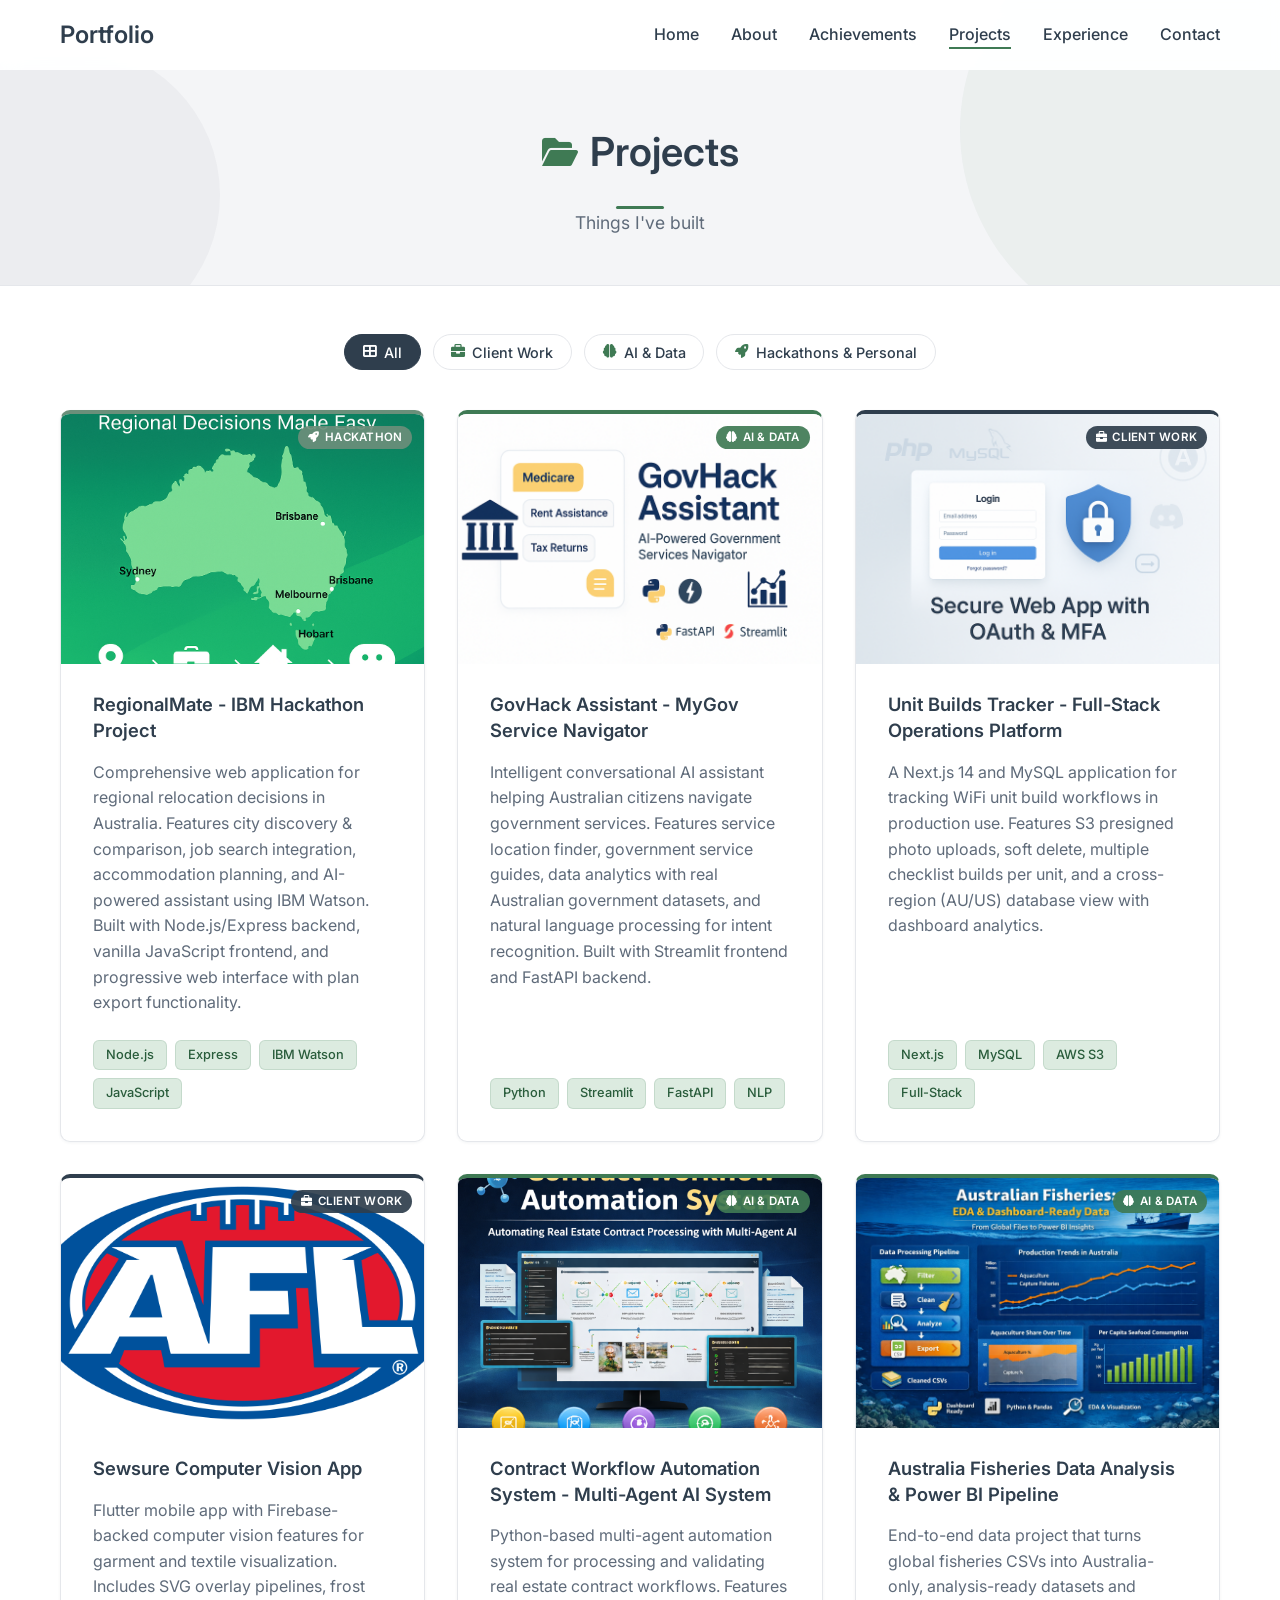
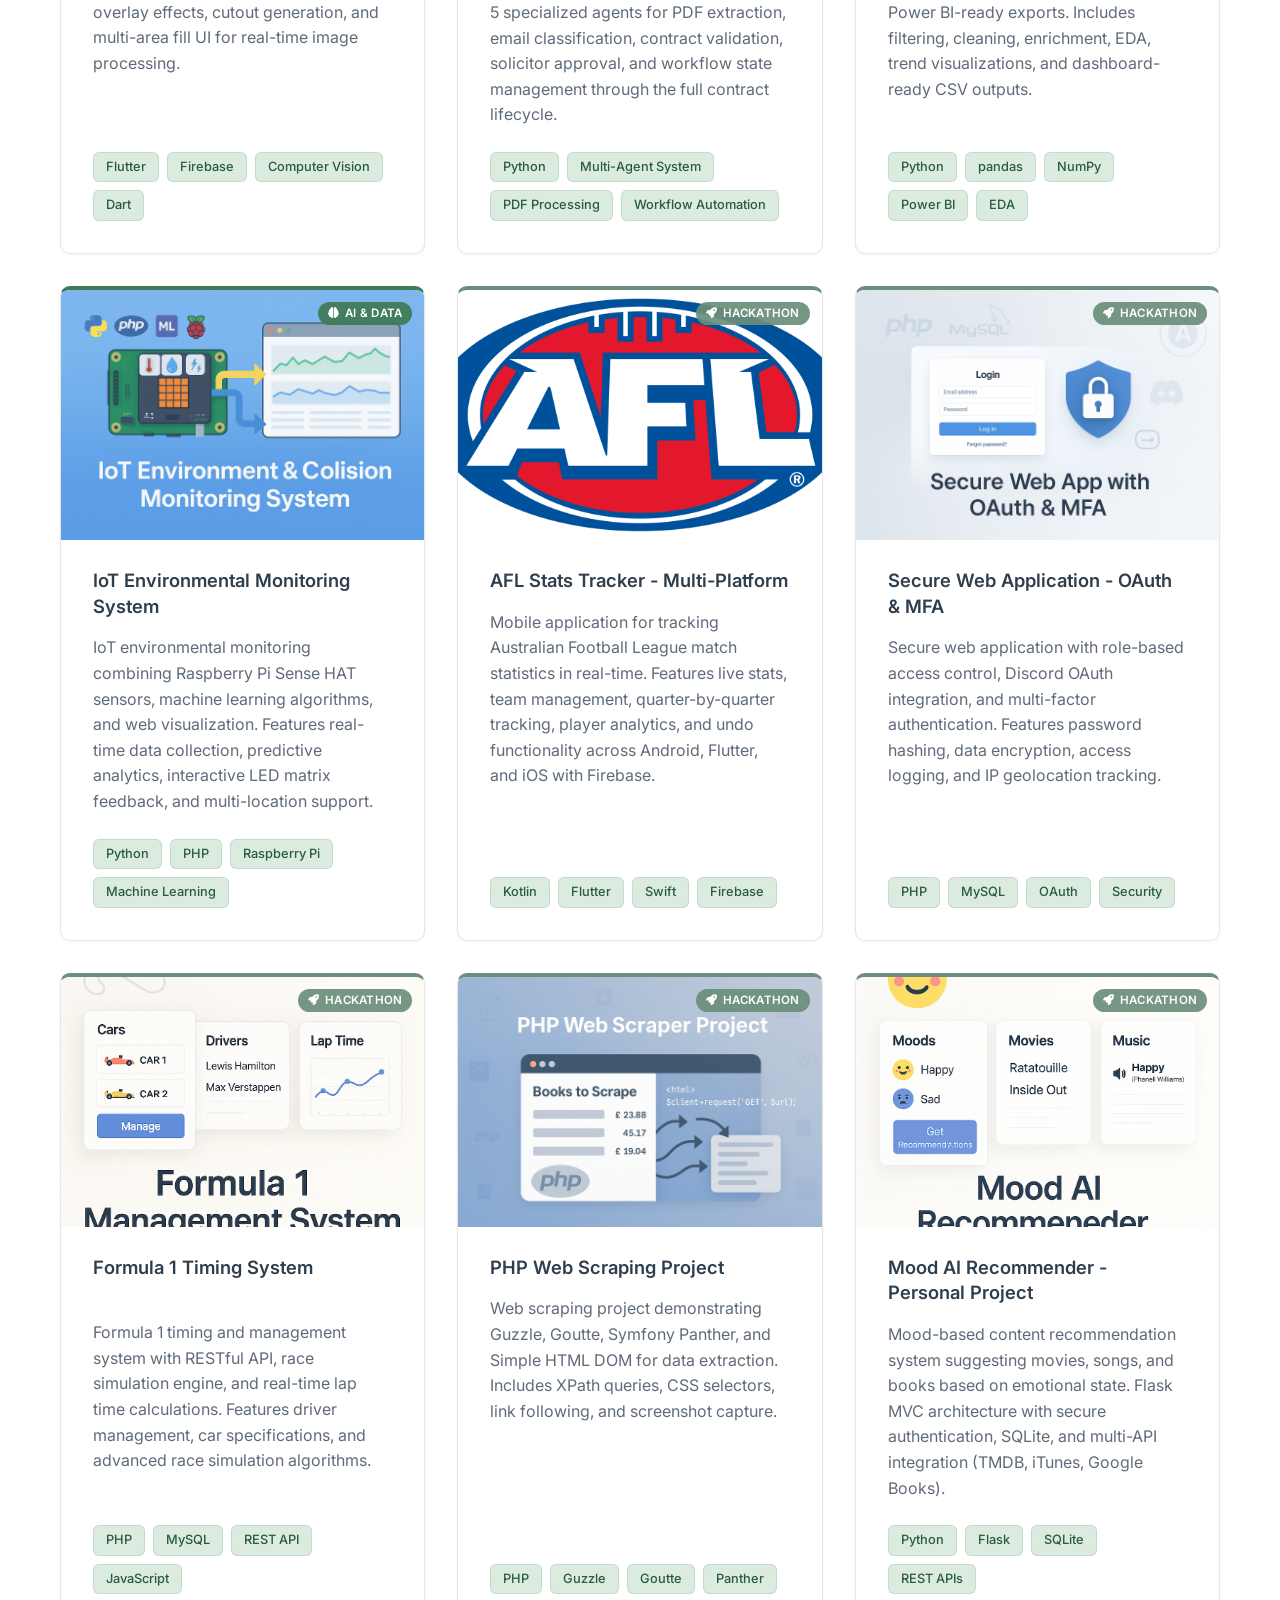
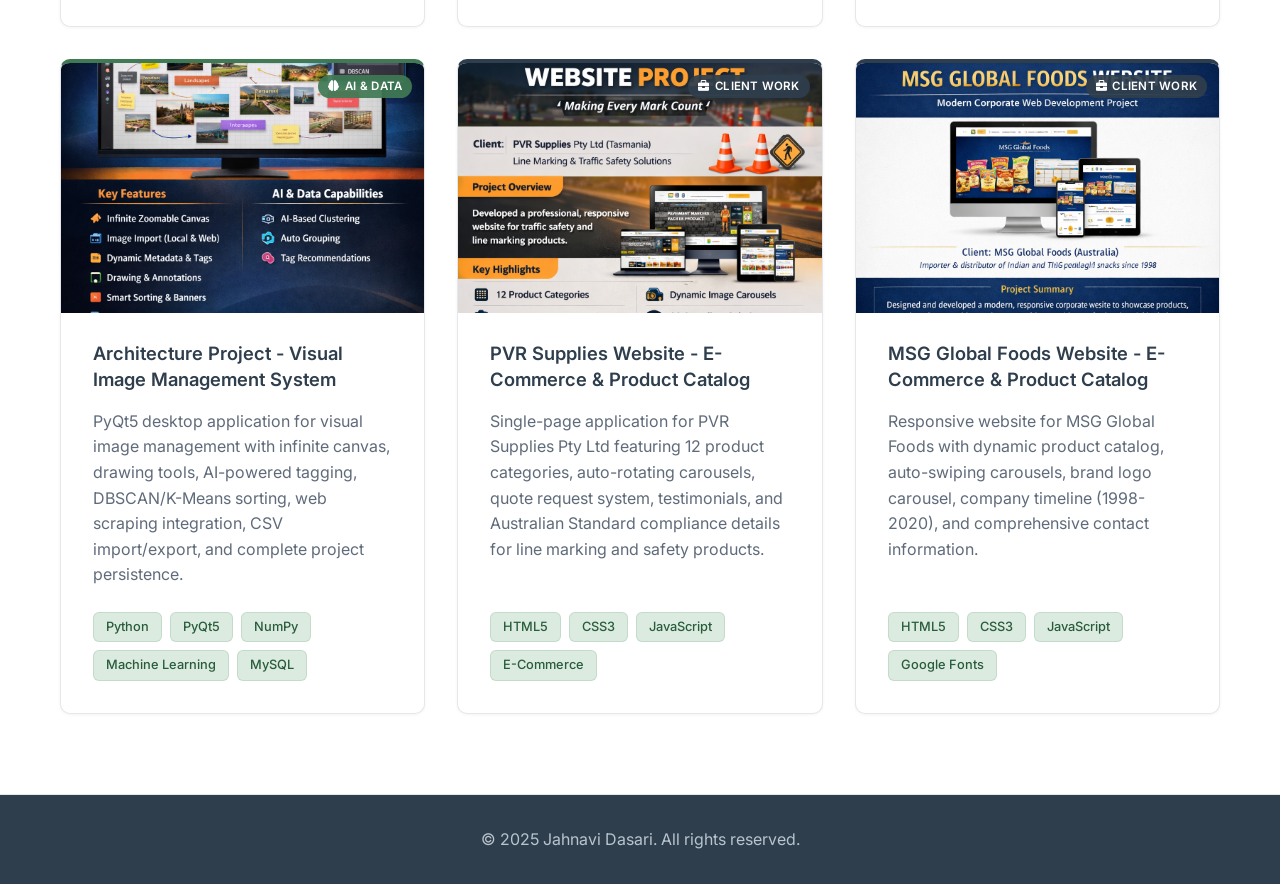
<file: projects.html>
<!DOCTYPE html>
<html lang="en">
<head>
    <meta charset="UTF-8">
    <meta name="viewport" content="width=device-width, initial-scale=1.0">
    <title>Projects - Jahnavi Dasari</title>
    <link rel="stylesheet" href="styles.css">
    <link href="https://cdnjs.cloudflare.com/ajax/libs/font-awesome/6.0.0/css/all.min.css" rel="stylesheet">
    <link href="https://fonts.googleapis.com/css2?family=Inter:wght@300;400;500;600;700&display=swap" rel="stylesheet">
</head>
<body class="projects-page">
    <nav class="navbar">
        <div class="nav-container">
            <div class="nav-logo">
                <a href="index.html">Portfolio</a>
            </div>
            <ul class="nav-menu">
                <li class="nav-item"><a href="index.html#home" class="nav-link">Home</a></li>
                <li class="nav-item"><a href="index.html#about" class="nav-link">About</a></li>
                <li class="nav-item"><a href="index.html#achievements" class="nav-link">Achievements</a></li>
                <li class="nav-item"><a href="projects.html" class="nav-link nav-link-active">Projects</a></li>
                <li class="nav-item"><a href="index.html#experience" class="nav-link">Experience</a></li>
                <li class="nav-item"><a href="index.html#contact" class="nav-link">Contact</a></li>
            </ul>
            <div class="hamburger">
                <span class="bar"></span>
                <span class="bar"></span>
                <span class="bar"></span>
            </div>
        </div>
    </nav>

    <header class="page-header">
        <div class="container">
            <div class="page-title-wrap">
                <h1 class="page-title"><i class="fas fa-folder-open page-icon" aria-hidden="true"></i> Projects</h1>
            </div>
            <p class="page-subtitle">Things I've built</p>
        </div>
    </header>

    <section class="projects projects-page-section">
        <div class="container">
            <div class="project-filters" role="tablist" aria-label="Filter projects">
                <button type="button" class="project-filter-btn is-active" data-filter="all" role="tab" aria-selected="true"><i class="fas fa-th-large filter-icon" aria-hidden="true"></i> All</button>
                <button type="button" class="project-filter-btn" data-filter="client" role="tab" aria-selected="false"><i class="fas fa-briefcase filter-icon" aria-hidden="true"></i> Client Work</button>
                <button type="button" class="project-filter-btn" data-filter="ai-data" role="tab" aria-selected="false"><i class="fas fa-brain filter-icon" aria-hidden="true"></i> AI &amp; Data</button>
                <button type="button" class="project-filter-btn" data-filter="hackathons" role="tab" aria-selected="false"><i class="fas fa-rocket filter-icon" aria-hidden="true"></i> Hackathons &amp; Personal</button>
            </div>
            <div class="projects-grid" id="projects-grid">

                <div class="project-card" data-category="hackathons">
                    <span class="project-category-badge badge-hackathon"><i class="fas fa-rocket" aria-hidden="true"></i> Hackathon</span>
                    <div class="project-image">
                        <img src="assets/images/RegionalMate.png" alt="RegionalMate">
                        <div class="project-overlay">
                            <div class="project-links">
                                <a href="https://github.com/Dasarijahnavi09/IBM-hackathon-project.git" class="project-link" title="View Source Code"><i class="fab fa-github"></i></a>
                            </div>
                        </div>
                    </div>
                    <div class="project-content">
                        <h3>RegionalMate - IBM Hackathon Project</h3>
                        <p>Comprehensive web application for regional relocation decisions in Australia. Features city discovery & comparison, job search integration, accommodation planning, and AI-powered assistant using IBM Watson. Built with Node.js/Express backend, vanilla JavaScript frontend, and progressive web interface with plan export functionality.</p>
                        <div class="project-tech">
                            <span>Node.js</span><span>Express</span><span>IBM Watson</span><span>JavaScript</span>
                        </div>
                    </div>
                </div>

                <div class="project-card" data-category="ai-data">
                    <span class="project-category-badge badge-ai"><i class="fas fa-brain" aria-hidden="true"></i> AI &amp; Data</span>
                    <div class="project-image">
                        <img src="assets/images/GovHack Assistant.png" alt="GovHack Assistant">
                        <div class="project-overlay">
                            <div class="project-links">
                                <a href="https://github.com/Dasarijahnavi09/GovHack-Assistant.git" class="project-link" title="View Source Code"><i class="fab fa-github"></i></a>
                            </div>
                        </div>
                    </div>
                    <div class="project-content">
                        <h3>GovHack Assistant - MyGov Service Navigator</h3>
                        <p>Intelligent conversational AI assistant helping Australian citizens navigate government services. Features service location finder, government service guides, data analytics with real Australian government datasets, and natural language processing for intent recognition. Built with Streamlit frontend and FastAPI backend.</p>
                        <div class="project-tech">
                            <span>Python</span><span>Streamlit</span><span>FastAPI</span><span>NLP</span>
                        </div>
                    </div>
                </div>

                <div class="project-card" data-category="client">
                    <span class="project-category-badge badge-client"><i class="fas fa-briefcase" aria-hidden="true"></i> Client Work</span>
                    <div class="project-image">
                        <img src="assets/images/Secure Web App (OAuth + MFA).png" alt="Unit Builds Tracker">
                        <div class="project-overlay">
                            <div class="project-links">
                                <a href="#" class="project-link" title="View Project"><i class="fas fa-external-link-alt"></i></a>
                            </div>
                        </div>
                    </div>
                    <div class="project-content">
                        <h3>Unit Builds Tracker - Full-Stack Operations Platform</h3>
                        <p>A Next.js 14 and MySQL application for tracking WiFi unit build workflows in production use. Features S3 presigned photo uploads, soft delete, multiple checklist builds per unit, and a cross-region (AU/US) database view with dashboard analytics.</p>
                        <div class="project-tech">
                            <span>Next.js</span><span>MySQL</span><span>AWS S3</span><span>Full-Stack</span>
                        </div>
                    </div>
                </div>

                <div class="project-card" data-category="client">
                    <span class="project-category-badge badge-client"><i class="fas fa-briefcase" aria-hidden="true"></i> Client Work</span>
                    <div class="project-image">
                        <img src="assets/images/AFL_Projects.png" alt="Sewsure Computer Vision App">
                        <div class="project-overlay">
                            <div class="project-links">
                                <a href="#" class="project-link" title="View Project"><i class="fas fa-mobile-alt"></i></a>
                            </div>
                        </div>
                    </div>
                    <div class="project-content">
                        <h3>Sewsure Computer Vision App</h3>
                        <p>Flutter mobile app with Firebase-backed computer vision features for garment and textile visualization. Includes SVG overlay pipelines, frost overlay effects, cutout generation, and multi-area fill UI for real-time image processing.</p>
                        <div class="project-tech">
                            <span>Flutter</span><span>Firebase</span><span>Computer Vision</span><span>Dart</span>
                        </div>
                    </div>
                </div>

                <div class="project-card" data-category="ai-data">
                    <span class="project-category-badge badge-ai"><i class="fas fa-brain" aria-hidden="true"></i> AI &amp; Data</span>
                    <div class="project-image">
                        <img src="assets/images/agents.png" alt="Contract Workflow Automation System">
                        <div class="project-overlay">
                            <div class="project-links">
                                <a href="#" class="project-link" title="View Project"><i class="fab fa-github"></i></a>
                            </div>
                        </div>
                    </div>
                    <div class="project-content">
                        <h3>Contract Workflow Automation System - Multi-Agent AI System</h3>
                        <p>Python-based multi-agent automation system for processing and validating real estate contract workflows. Features 5 specialized agents for PDF extraction, email classification, contract validation, solicitor approval, and workflow state management through the full contract lifecycle.</p>
                        <div class="project-tech">
                            <span>Python</span><span>Multi-Agent System</span><span>PDF Processing</span><span>Workflow Automation</span>
                        </div>
                    </div>
                </div>

                <div class="project-card" data-category="ai-data">
                    <span class="project-category-badge badge-ai"><i class="fas fa-brain" aria-hidden="true"></i> AI &amp; Data</span>
                    <div class="project-image">
                        <img src="assets/images/Australia Fisheries Data Analysis &amp; Power BI Pipeline.png" alt="Australia Fisheries Data Analysis">
                        <div class="project-overlay">
                            <div class="project-links">
                                <a href="#" class="project-link" title="View Project"><i class="fab fa-github"></i></a>
                            </div>
                        </div>
                    </div>
                    <div class="project-content">
                        <h3>Australia Fisheries Data Analysis &amp; Power BI Pipeline</h3>
                        <p>End-to-end data project that turns global fisheries CSVs into Australia-only, analysis-ready datasets and Power BI-ready exports. Includes filtering, cleaning, enrichment, EDA, trend visualizations, and dashboard-ready CSV outputs.</p>
                        <div class="project-tech">
                            <span>Python</span><span>pandas</span><span>NumPy</span><span>Power BI</span><span>EDA</span>
                        </div>
                    </div>
                </div>

                <div class="project-card" data-category="ai-data">
                    <span class="project-category-badge badge-ai"><i class="fas fa-brain" aria-hidden="true"></i> AI &amp; Data</span>
                    <div class="project-image">
                        <img src="assets/images/IoT Environmental Monitoring System.png" alt="IoT Environmental Monitoring System">
                        <div class="project-overlay">
                            <div class="project-links">
                                <a href="https://github.com/Dasarijahnavi09/IoT-Environmental-Monitoring-System.git" class="project-link"><i class="fab fa-github"></i></a>
                            </div>
                        </div>
                    </div>
                    <div class="project-content">
                        <h3>IoT Environmental Monitoring System</h3>
                        <p>IoT environmental monitoring combining Raspberry Pi Sense HAT sensors, machine learning algorithms, and web visualization. Features real-time data collection, predictive analytics, interactive LED matrix feedback, and multi-location support.</p>
                        <div class="project-tech">
                            <span>Python</span><span>PHP</span><span>Raspberry Pi</span><span>Machine Learning</span>
                        </div>
                    </div>
                </div>

                <div class="project-card" data-category="hackathons">
                    <span class="project-category-badge badge-hackathon"><i class="fas fa-rocket" aria-hidden="true"></i> Hackathon</span>
                    <div class="project-image">
                        <img src="assets/images/AFL_Projects.png" alt="AFL Stats Tracker">
                        <div class="project-overlay">
                            <div class="project-links">
                                <a href="https://github.com/Dasarijahnavi09/AFL_Stats_Tracker" class="project-link" title="View Source Code"><i class="fab fa-github"></i></a>
                            </div>
                        </div>
                    </div>
                    <div class="project-content">
                        <h3>AFL Stats Tracker - Multi-Platform</h3>
                        <p>Mobile application for tracking Australian Football League match statistics in real-time. Features live stats, team management, quarter-by-quarter tracking, player analytics, and undo functionality across Android, Flutter, and iOS with Firebase.</p>
                        <div class="project-tech">
                            <span>Kotlin</span><span>Flutter</span><span>Swift</span><span>Firebase</span>
                        </div>
                    </div>
                </div>

                <div class="project-card" data-category="hackathons">
                    <span class="project-category-badge badge-hackathon"><i class="fas fa-rocket" aria-hidden="true"></i> Hackathon</span>
                    <div class="project-image">
                        <img src="assets/images/Secure Web App (OAuth + MFA).png" alt="Secure Web Application">
                        <div class="project-overlay">
                            <div class="project-links">
                                <a href="https://github.com/Dasarijahnavi09/Secure-Web-App-OAuth-MFA-" class="project-link" title="View Source Code"><i class="fab fa-github"></i></a>
                            </div>
                        </div>
                    </div>
                    <div class="project-content">
                        <h3>Secure Web Application - OAuth &amp; MFA</h3>
                        <p>Secure web application with role-based access control, Discord OAuth integration, and multi-factor authentication. Features password hashing, data encryption, access logging, and IP geolocation tracking.</p>
                        <div class="project-tech">
                            <span>PHP</span><span>MySQL</span><span>OAuth</span><span>Security</span>
                        </div>
                    </div>
                </div>

                <div class="project-card" data-category="hackathons">
                    <span class="project-category-badge badge-hackathon"><i class="fas fa-rocket" aria-hidden="true"></i> Hackathon</span>
                    <div class="project-image">
                        <img src="assets/images/Formula 1 Management System.png" alt="Formula 1 Timing System">
                        <div class="project-overlay">
                            <div class="project-links">
                                <a href="https://github.com/Dasarijahnavi09/Formula-1-Management-System.git" class="project-link"><i class="fab fa-github"></i></a>
                            </div>
                        </div>
                    </div>
                    <div class="project-content">
                        <h3 class="project-title-long">Formula 1 Timing System</h3>
                        <p>Formula 1 timing and management system with RESTful API, race simulation engine, and real-time lap time calculations. Features driver management, car specifications, and advanced race simulation algorithms.</p>
                        <div class="project-tech">
                            <span>PHP</span><span>MySQL</span><span>REST API</span><span>JavaScript</span>
                        </div>
                    </div>
                </div>

                <div class="project-card" data-category="hackathons">
                    <span class="project-category-badge badge-hackathon"><i class="fas fa-rocket" aria-hidden="true"></i> Hackathon</span>
                    <div class="project-image">
                        <img src="assets/images/PHP web scraaper project.png" alt="PHP Web Scraping Project">
                        <div class="project-overlay">
                            <div class="project-links">
                                <a href="https://github.com/Dasarijahnavi09/PHP-Web-Scraper.git" class="project-link"><i class="fab fa-github"></i></a>
                            </div>
                        </div>
                    </div>
                    <div class="project-content">
                        <h3>PHP Web Scraping Project</h3>
                        <p>Web scraping project demonstrating Guzzle, Goutte, Symfony Panther, and Simple HTML DOM for data extraction. Includes XPath queries, CSS selectors, link following, and screenshot capture.</p>
                        <div class="project-tech">
                            <span>PHP</span><span>Guzzle</span><span>Goutte</span><span>Panther</span>
                        </div>
                    </div>
                </div>

                <div class="project-card" data-category="hackathons">
                    <span class="project-category-badge badge-hackathon"><i class="fas fa-rocket" aria-hidden="true"></i> Hackathon</span>
                    <div class="project-image">
                        <img src="assets/images/Mood-recommender.png" alt="Mood AI Recommender">
                        <div class="project-overlay">
                            <div class="project-links">
                                <a href="#" class="project-link" title="Personal Project"><i class="fas fa-heart"></i></a>
                            </div>
                        </div>
                    </div>
                    <div class="project-content">
                        <h3>Mood AI Recommender - Personal Project</h3>
                        <p>Mood-based content recommendation system suggesting movies, songs, and books based on emotional state. Flask MVC architecture with secure authentication, SQLite, and multi-API integration (TMDB, iTunes, Google Books).</p>
                        <div class="project-tech">
                            <span>Python</span><span>Flask</span><span>SQLite</span><span>REST APIs</span>
                        </div>
                    </div>
                </div>

                <div class="project-card" data-category="ai-data">
                    <span class="project-category-badge badge-ai"><i class="fas fa-brain" aria-hidden="true"></i> AI &amp; Data</span>
                    <div class="project-image">
                        <img src="assets/images/AMO app'.png" alt="Architecture Project">
                        <div class="project-overlay">
                            <div class="project-links">
                                <a href="#" class="project-link" title="View Project"><i class="fab fa-github"></i></a>
                            </div>
                        </div>
                    </div>
                    <div class="project-content">
                        <h3 class="project-title-long">Architecture Project - Visual Image Management System</h3>
                        <p>PyQt5 desktop application for visual image management with infinite canvas, drawing tools, AI-powered tagging, DBSCAN/K-Means sorting, web scraping integration, CSV import/export, and complete project persistence.</p>
                        <div class="project-tech">
                            <span>Python</span><span>PyQt5</span><span>NumPy</span><span>Machine Learning</span><span>MySQL</span>
                        </div>
                    </div>
                </div>

                <div class="project-card" data-category="client">
                    <span class="project-category-badge badge-client"><i class="fas fa-briefcase" aria-hidden="true"></i> Client Work</span>
                    <div class="project-image">
                        <img src="assets/images/PVR site.png" alt="PVR Supplies Website">
                        <div class="project-overlay">
                            <div class="project-links">
                                <a href="#" class="project-link" title="View Website"><i class="fas fa-external-link-alt"></i></a>
                            </div>
                        </div>
                    </div>
                    <div class="project-content">
                        <h3>PVR Supplies Website - E-Commerce &amp; Product Catalog</h3>
                        <p>Single-page application for PVR Supplies Pty Ltd featuring 12 product categories, auto-rotating carousels, quote request system, testimonials, and Australian Standard compliance details for line marking and safety products.</p>
                        <div class="project-tech">
                            <span>HTML5</span><span>CSS3</span><span>JavaScript</span><span>E-Commerce</span>
                        </div>
                    </div>
                </div>

                <div class="project-card" data-category="client">
                    <span class="project-category-badge badge-client"><i class="fas fa-briefcase" aria-hidden="true"></i> Client Work</span>
                    <div class="project-image">
                        <img src="assets/images/msg global site.png" alt="MSG Global Foods Website">
                        <div class="project-overlay">
                            <div class="project-links">
                                <a href="#" class="project-link" title="View Website"><i class="fas fa-external-link-alt"></i></a>
                            </div>
                        </div>
                    </div>
                    <div class="project-content">
                        <h3>MSG Global Foods Website - E-Commerce &amp; Product Catalog</h3>
                        <p>Responsive website for MSG Global Foods with dynamic product catalog, auto-swiping carousels, brand logo carousel, company timeline (1998-2020), and comprehensive contact information.</p>
                        <div class="project-tech">
                            <span>HTML5</span><span>CSS3</span><span>JavaScript</span><span>Google Fonts</span>
                        </div>
                    </div>
                </div>

            </div>
        </div>
    </section>

    <footer class="footer">
        <div class="container">
            <p>&copy; 2025 Jahnavi Dasari. All rights reserved.</p>
        </div>
    </footer>

    <script src="script.js"></script>
</body>
</html>
</file>
<file: styles.css>
/* Reset and Base Styles */
:root {
    --bg-primary: #FFFFFF;
    --bg-secondary: #F4F5F7;
    --text-primary: #2F3E4D;
    --text-secondary: #5F6B7A;
    --accent-slate: #2F3E4D;
    --accent-slate-hover: #243341;
    --accent-green: #3F7A54;
    --accent-green-hover: #356B48;
    --accent-navy: #2F3E4D;
    --accent-navy-hover: #2D4540;
    --accent-teal: #3F7A54;
    --tag-bg: #DCEBE0;
    --tag-text: #295C3B;
    --badge-hackathon: #6B8F7A;
    --border: #E5E7EB;
    --radius-card: 10px;
    --shadow-subtle: 0 1px 3px rgba(47, 62, 77, 0.06);
    --shadow-hover: 0 6px 16px rgba(63, 122, 84, 0.12);
}

* {
    margin: 0;
    padding: 0;
    box-sizing: border-box;
}

html {
    scroll-behavior: smooth;
}

body {
    font-family: 'Inter', sans-serif;
    line-height: 1.6;
    color: var(--text-primary);
    background: var(--bg-primary);
    overflow-x: hidden;
}

.container {
    max-width: 1200px;
    margin: 0 auto;
    padding: 0 20px;
}

/* Navigation */
.navbar {
    position: fixed;
    top: 0;
    width: 100%;
    background: rgba(255, 255, 255, 0.95);
    backdrop-filter: blur(10px);
    z-index: 1000;
    transition: all 0.3s ease;
}

.nav-container {
    max-width: 1200px;
    margin: 0 auto;
    padding: 0 20px;
    display: flex;
    justify-content: space-between;
    align-items: center;
    height: 70px;
}

.nav-logo a {
    font-size: 1.5rem;
    font-weight: 600;
    color: var(--accent-slate);
    text-decoration: none;
}

.nav-menu {
    display: flex;
    list-style: none;
    gap: 2rem;
}

.nav-link {
    text-decoration: none;
    color: var(--text-primary);
    font-weight: 500;
    transition: color 0.3s ease;
    position: relative;
}

.nav-link:hover {
    color: var(--accent-green);
}

.nav-link::after {
    content: '';
    position: absolute;
    width: 0;
    height: 2px;
    bottom: -5px;
    left: 0;
    background-color: var(--accent-green);
    transition: width 0.3s ease;
}

.nav-link:hover::after {
    width: 100%;
}

.hamburger {
    display: none;
    flex-direction: column;
    cursor: pointer;
}

.bar {
    width: 25px;
    height: 3px;
    background-color: var(--text-primary);
    margin: 3px 0;
    transition: 0.3s;
}

/* Hero Section */
.hero {
    min-height: 100vh;
    display: flex;
    align-items: center;
    background: var(--bg-secondary);
    color: var(--text-primary);
    position: relative;
    overflow: hidden;
    border-bottom: 1px solid var(--border);
    padding-bottom: 48px;
}

.hero::after {
    content: '';
    position: absolute;
    width: 420px;
    height: 420px;
    border-radius: 50%;
    background: rgba(63, 122, 84, 0.05);
    right: 8%;
    top: 28%;
    pointer-events: none;
    z-index: 0;
}

.hero::before {
    content: '';
    position: absolute;
    width: 280px;
    height: 280px;
    border-radius: 50%;
    background: rgba(47, 62, 77, 0.04);
    left: -80px;
    bottom: 12%;
    pointer-events: none;
    z-index: 0;
}

.hero-container {
    max-width: 1200px;
    margin: 0 auto;
    padding: 0 20px;
    position: relative;
    z-index: 2;
}

.hero-content {
    display: grid;
    grid-template-columns: 1fr 1fr;
    gap: 4rem;
    align-items: center;
}

.hero-title {
    font-size: 3.5rem;
    font-weight: 600;
    margin-bottom: 1rem;
    line-height: 1.2;
    color: var(--text-primary);
}

.hero-name {
    color: var(--text-primary);
}

.highlight {
    color: var(--accent-slate);
}

.hero-subtitle {
    font-size: 1.35rem;
    font-weight: 500;
    margin-bottom: 1.25rem;
    color: var(--text-secondary);
}

.hero-description {
    font-size: 1.05rem;
    margin-bottom: 1.25rem;
    color: var(--text-secondary);
    line-height: 1.7;
    max-width: 36rem;
}

.hero-tags {
    display: flex;
    flex-wrap: wrap;
    gap: 0.5rem;
    margin-bottom: 1.75rem;
}

.hero-tag {
    background: var(--tag-bg);
    color: var(--tag-text);
    padding: 6px 14px;
    border-radius: 999px;
    font-size: 0.85rem;
    font-weight: 500;
    border: 1px solid rgba(63, 122, 84, 0.15);
}

.hero-buttons {
    display: flex;
    gap: 1rem;
    flex-wrap: wrap;
}

.hero-buttons .btn {
    padding: 14px 32px;
    font-size: 1rem;
}

.btn {
    padding: 12px 28px;
    border: none;
    border-radius: 8px;
    text-decoration: none;
    font-weight: 600;
    font-size: 0.95rem;
    transition: all 0.2s ease;
    cursor: pointer;
    display: inline-block;
    text-align: center;
}

.btn-primary {
    background: var(--accent-slate);
    color: #FFFFFF;
    border: 1px solid var(--accent-slate);
}

.btn-primary:hover {
    background: var(--accent-navy-hover);
    border-color: var(--accent-navy-hover);
    transform: translateY(-1px);
    box-shadow: var(--shadow-hover);
}

.btn-secondary {
    background: transparent;
    color: var(--text-secondary);
    border: 1px solid var(--border);
}

.btn-secondary:hover {
    background: var(--tag-bg);
    color: var(--tag-text);
    border-color: rgba(63, 122, 84, 0.35);
    transform: translateY(-1px);
    box-shadow: var(--shadow-hover);
}

.hero-image {
    display: flex;
    justify-content: center;
    align-items: center;
}

.hero-visual {
    display: flex;
    justify-content: center;
    align-items: center;
    position: relative;
    min-height: 340px;
}

.hero-visual::before {
    content: '';
    position: absolute;
    width: 340px;
    height: 340px;
    border-radius: 45% 55% 50% 50% / 55% 45% 55% 45%;
    background: rgba(63, 122, 84, 0.06);
    top: 50%;
    left: 50%;
    transform: translate(-50%, -50%);
    pointer-events: none;
    z-index: 0;
}

.hero-icon-cluster {
    position: relative;
    width: 340px;
    height: 340px;
    z-index: 1;
}

.hero-tech-chip {
    position: absolute;
    width: 66px;
    height: 66px;
    background: var(--bg-primary);
    border: 1px solid var(--border);
    border-radius: 16px;
    box-shadow: 0 4px 12px rgba(47, 62, 77, 0.08);
    display: flex;
    align-items: center;
    justify-content: center;
    cursor: default;
    animation: heroTechBob var(--bob-duration, 3.5s) ease-in-out infinite;
    animation-delay: var(--bob-delay, 0s);
    transition: transform 0.25s ease, box-shadow 0.25s ease, border-color 0.25s ease;
}

.hero-tech-chip i {
    font-size: 1.85rem;
    line-height: 1;
}

.hero-tech-chip--next {
    top: 6%;
    left: 36%;
    color: var(--accent-slate);
}

.hero-tech-chip--flutter {
    top: 2%;
    right: 4%;
    color: var(--accent-green);
}

.hero-tech-chip--python {
    top: 40%;
    right: 0;
    color: var(--accent-slate);
}

.hero-tech-chip--ai {
    bottom: 6%;
    right: 18%;
    color: var(--accent-green);
}

.hero-tech-chip--cloud {
    bottom: 4%;
    left: 24%;
    color: var(--accent-slate);
}

.hero-tech-chip--db {
    top: 36%;
    left: 0;
    color: var(--accent-green);
}

.hero-tech-chip:hover {
    animation-play-state: paused;
    transform: translateY(-4px);
    box-shadow: var(--shadow-hover);
    border-color: rgba(63, 122, 84, 0.28);
    z-index: 2;
}

.hero-tech-tooltip {
    position: absolute;
    bottom: calc(100% + 10px);
    left: 50%;
    transform: translateX(-50%) translateY(4px);
    background: var(--accent-slate);
    color: #fff;
    font-size: 0.72rem;
    font-weight: 600;
    padding: 5px 10px;
    border-radius: 6px;
    white-space: nowrap;
    opacity: 0;
    pointer-events: none;
    transition: opacity 0.2s ease, transform 0.2s ease;
}

.hero-tech-tooltip::after {
    content: '';
    position: absolute;
    top: 100%;
    left: 50%;
    transform: translateX(-50%);
    border: 5px solid transparent;
    border-top-color: var(--accent-slate);
}

.hero-tech-chip:hover .hero-tech-tooltip {
    opacity: 1;
    transform: translateX(-50%) translateY(0);
}

@keyframes heroTechBob {
    0%, 100% {
        transform: translateY(0);
    }
    50% {
        transform: translateY(-9px);
    }
}

@media (prefers-reduced-motion: reduce) {
    .hero-tech-chip {
        animation: none;
    }

    .hero-tech-chip:hover {
        transform: translateY(-4px);
    }
}

.image-container {
    position: relative;
    width: 300px;
    height: 300px;
    border-radius: 50%;
    overflow: hidden;
    box-shadow: 0 20px 40px rgba(0, 0, 0, 0.3);
}

.profile-img {
    width: 100%;
    height: 100%;
    object-fit: cover;
    transition: transform 0.3s ease;
}

.image-container:hover .profile-img {
    transform: scale(1.05);
}

.image-overlay {
    position: absolute;
    top: 0;
    left: 0;
    right: 0;
    bottom: 0;
    background: linear-gradient(45deg, rgba(47, 62, 77, 0.12), rgba(63, 122, 84, 0.1));
    opacity: 0;
    transition: opacity 0.3s ease;
}

.image-container:hover .image-overlay {
    opacity: 1;
}

.scroll-indicator {
    position: absolute;
    bottom: 48px;
    left: 50%;
    transform: translateX(-50%);
    animation: bounce 2s infinite;
    z-index: 2;
    padding-top: 24px;
    border-top: 1px solid var(--border);
    width: min(100%, 1200px);
    display: flex;
    justify-content: center;
}

.scroll-arrow {
    width: 20px;
    height: 20px;
    border-right: 2px solid var(--text-secondary);
    border-bottom: 2px solid var(--text-secondary);
    transform: rotate(45deg);
}

@keyframes bounce {
    0%, 20%, 50%, 80%, 100% {
        transform: translateX(-50%) translateY(0);
    }
    40% {
        transform: translateX(-50%) translateY(-10px);
    }
    60% {
        transform: translateX(-50%) translateY(-5px);
    }
}

/* Section Styles */
section {
    padding: 80px 0;
    position: relative;
}

.about {
    background: var(--bg-primary);
    border-bottom: 1px solid var(--border);
}

.experience {
    background-color: var(--bg-secondary);
    background-image: radial-gradient(rgba(47, 62, 77, 0.12) 1px, transparent 1px);
    background-size: 24px 24px;
    border-bottom: 1px solid var(--border);
}

.experience .container {
    position: relative;
    z-index: 1;
}

.achievements {
    background: var(--bg-primary);
    color: var(--text-primary);
    border-bottom: 1px solid var(--border);
    overflow: hidden;
}

.achievements::before {
    content: '';
    position: absolute;
    width: 520px;
    height: 520px;
    border-radius: 50%;
    background: rgba(47, 62, 77, 0.05);
    left: 50%;
    top: 55%;
    transform: translate(-50%, -50%);
    pointer-events: none;
    z-index: 0;
}

.achievements::after {
    display: none;
}

.achievements .container {
    position: relative;
    z-index: 1;
}

.contact {
    background: var(--bg-secondary);
    color: var(--text-primary);
    border-top: 1px solid var(--border);
}

.section-header {
    text-align: center;
    margin-bottom: 4rem;
}

.section-title {
    font-size: 2.25rem;
    font-weight: 600;
    margin-bottom: 0.5rem;
    color: var(--text-primary);
}

.section-title-inner {
    display: inline-flex;
    align-items: center;
    gap: 0.65rem;
}

.section-icon {
    font-size: 1.35rem;
    color: var(--accent-green);
    line-height: 1;
    width: 1.35rem;
    text-align: center;
}

.section-title::after {
    content: '';
    display: block;
    width: 48px;
    height: 3px;
    background: var(--accent-green);
    margin: 0.85rem auto 0;
    border-radius: 2px;
}

.section-subtitle {
    font-size: 1.1rem;
    color: var(--text-secondary);
}

/* About Section */
.about-content {
    display: grid;
    grid-template-columns: auto 1fr;
    gap: 2.5rem 3rem;
    align-items: start;
}

.about-image {
    display: flex;
    justify-content: center;
    flex-shrink: 0;
}

.about-img {
    width: 300px;
    height: 300px;
    max-width: 100%;
    object-fit: cover;
    border-radius: 50%;
    border: 4px solid var(--accent-green);
    box-shadow: 0 8px 20px rgba(0, 0, 0, 0.1);
    display: block;
}

.about-text h3 {
    font-size: 1.75rem;
    font-weight: 600;
    margin-bottom: 1.5rem;
    color: var(--text-primary);
}

.about-text p {
    margin-bottom: 1.5rem;
    color: var(--text-secondary);
    line-height: 1.7;
}

.about-currently {
    background: var(--tag-bg);
    border-left: 4px solid var(--accent-green);
    padding: 1rem 1.25rem;
    margin-bottom: 1.5rem;
    border-radius: 0 var(--radius-card) var(--radius-card) 0;
    color: var(--text-secondary);
    font-size: 0.98rem;
    line-height: 1.65;
    border-top: 1px solid rgba(63, 122, 84, 0.12);
    border-right: 1px solid rgba(63, 122, 84, 0.12);
    border-bottom: 1px solid rgba(63, 122, 84, 0.12);
}

.about-currently strong {
    color: var(--text-primary);
}

/* Stats row */
.stats-row {
    display: grid;
    grid-template-columns: repeat(4, 1fr);
    gap: 1rem;
    margin: 2rem 0 2.5rem;
    padding: 1.25rem 0;
    border-top: 1px solid var(--border);
    border-bottom: 1px solid var(--border);
}

.stat-item {
    text-align: center;
    padding: 0.5rem;
}

.stat-value {
    display: block;
    font-size: 1.75rem;
    font-weight: 700;
    color: var(--accent-green);
    line-height: 1.2;
    margin-bottom: 0.35rem;
}

.stat-label {
    display: block;
    font-size: 0.82rem;
    font-weight: 500;
    color: var(--text-primary);
    line-height: 1.35;
}

/* Skills proficiency chart */
.skills-chart {
    background: var(--bg-secondary);
    border: 1px solid var(--border);
    border-radius: var(--radius-card);
    padding: 1.25rem 1.5rem;
    margin-bottom: 0.75rem;
    background-image: radial-gradient(rgba(47, 62, 77, 0.14) 1px, transparent 1px);
    background-size: 22px 22px;
}

.skill-bar-row {
    margin-bottom: 1rem;
}

.skill-bar-row:last-child {
    margin-bottom: 0;
}

.skill-bar-header {
    display: flex;
    justify-content: space-between;
    align-items: baseline;
    gap: 1rem;
    margin-bottom: 0.4rem;
}

.skill-bar-label {
    font-size: 0.88rem;
    font-weight: 600;
    color: var(--text-primary);
}

.skill-bar-pct {
    font-size: 0.82rem;
    font-weight: 600;
    color: var(--accent-green);
    flex-shrink: 0;
}

.skill-bar-track {
    height: 10px;
    background: #E8EAED;
    border-radius: 999px;
    overflow: hidden;
}

.skill-bar-fill {
    height: 100%;
    width: 0;
    background: var(--accent-green);
    border-radius: 999px;
    transition: width 1s ease-out;
}

.skills-chart.is-animated .skill-bar-fill {
    width: calc(var(--level, 0) * 1%);
}

.skill-bar-fill[data-level="85"] { --level: 85; }
.skill-bar-fill[data-level="90"] { --level: 90; }
.skill-bar-fill[data-level="75"] { --level: 75; }
.skill-bar-fill[data-level="80"] { --level: 80; }

.skills-chart-note {
    font-size: 0.8rem;
    color: var(--text-secondary);
    margin-bottom: 1.25rem;
    font-style: italic;
}

.skills h4 {
    font-size: 1.2rem;
    font-weight: 600;
    margin-bottom: 1rem;
    color: var(--text-primary);
    display: flex;
    align-items: center;
    gap: 0.5rem;
}

.skills-categories {
    display: grid;
    grid-template-columns: repeat(auto-fit, minmax(200px, 1fr));
    gap: 1.5rem;
    margin-top: 1rem;
}

.skill-category h5 {
    font-size: 0.85rem;
    font-weight: 600;
    margin-bottom: 0.75rem;
    color: var(--text-primary);
    text-transform: uppercase;
    letter-spacing: 0.5px;
    display: flex;
    align-items: center;
    gap: 0.5rem;
}

.skill-cat-icon {
    font-size: 1rem;
    color: var(--accent-green);
    width: 1.25rem;
    text-align: center;
    flex-shrink: 0;
}

.skill-tag {
    background: var(--tag-bg);
    color: var(--tag-text);
    padding: 6px 14px;
    border-radius: 6px;
    font-size: 0.85rem;
    font-weight: 500;
    border: 1px solid rgba(63, 122, 84, 0.15);
}

.skill-tags {
    display: flex;
    flex-wrap: wrap;
    gap: 0.5rem;
}

/* Achievements Section */
.achievements .section-subtitle {
    color: var(--text-secondary);
}

.achievements-grid {
    display: grid;
    grid-template-columns: repeat(auto-fit, minmax(400px, 1fr));
    gap: 1.5rem;
    margin-top: 2rem;
}

.achievement-card {
    background: var(--bg-primary);
    border-radius: var(--radius-card);
    padding: 1.75rem;
    display: flex;
    align-items: flex-start;
    gap: 1.5rem;
    transition: border-color 0.2s ease, box-shadow 0.2s ease;
    border: 1px solid var(--border);
    border-top: 4px solid var(--accent-green);
    box-shadow: var(--shadow-subtle);
}

.achievement-card:hover {
    border-color: rgba(63, 122, 84, 0.3);
    box-shadow: var(--shadow-hover);
}

.achievement-icon {
    background: var(--tag-bg);
    color: var(--accent-green);
    width: 56px;
    height: 56px;
    border-radius: var(--radius-card);
    display: flex;
    align-items: center;
    justify-content: center;
    font-size: 1.35rem;
    flex-shrink: 0;
    border: 1px solid rgba(63, 122, 84, 0.15);
}

.achievement-content h3 {
    font-size: 1.25rem;
    font-weight: 600;
    margin-bottom: 0.5rem;
    color: var(--text-primary);
}

.achievement-title {
    font-size: 1rem;
    font-weight: 600;
    color: var(--accent-green);
    margin-bottom: 1rem;
}

.achievement-title--in-progress {
    display: inline-block;
    color: #7A6342;
    background: #F3EDE3;
    padding: 4px 12px;
    border-radius: 6px;
    border: 1px solid rgba(154, 123, 79, 0.22);
    font-size: 0.9rem;
    line-height: 1.4;
}

.achievement-description {
    color: var(--text-secondary);
    line-height: 1.6;
    margin-bottom: 1.25rem;
}

.achievement-tech {
    display: flex;
    flex-wrap: wrap;
    gap: 0.5rem;
}

.achievement-tech span {
    background: var(--tag-bg);
    color: var(--tag-text);
    padding: 4px 12px;
    border-radius: 6px;
    font-size: 0.8rem;
    font-weight: 500;
    border: 1px solid rgba(63, 122, 84, 0.15);
}

/* Projects Section */
.project-filters {
    display: flex;
    flex-wrap: wrap;
    justify-content: center;
    gap: 0.75rem;
    margin-bottom: 2.5rem;
}

.project-filter-btn {
    padding: 0.55rem 1.1rem;
    border: 1px solid var(--border);
    border-radius: 999px;
    background: var(--bg-primary);
    color: var(--text-primary);
    font-family: inherit;
    font-size: 0.9rem;
    font-weight: 500;
    cursor: pointer;
    transition: all 0.25s ease;
    display: inline-flex;
    align-items: center;
    gap: 0.45rem;
}

.filter-icon {
    font-size: 0.85rem;
    color: var(--accent-green);
    line-height: 1;
}

.project-filter-btn.is-active .filter-icon,
.project-filter-btn:hover .filter-icon {
    color: #fff;
}

.project-filter-btn:hover,
.project-filter-btn.is-active {
    background: var(--accent-slate);
    border-color: var(--accent-slate);
    color: #fff;
}

.project-filter-btn:hover {
    background: var(--accent-navy-hover);
    border-color: var(--accent-navy-hover);
}

.projects-actions {
    display: flex;
    justify-content: center;
    margin-top: 2.5rem;
}

.projects-grid {
    display: grid;
    grid-template-columns: repeat(auto-fit, minmax(350px, 1fr));
    gap: 2rem;
    align-items: start;
}

.project-card {
    background: var(--bg-primary);
    border-radius: var(--radius-card);
    overflow: hidden;
    border: 1px solid var(--border);
    border-top: 4px solid var(--accent-green);
    box-shadow: var(--shadow-subtle);
    transition: border-color 0.2s ease, box-shadow 0.2s ease;
    display: flex;
    flex-direction: column;
    height: 100%;
    position: relative;
}

.project-card[data-category="client"] {
    border-top-color: var(--accent-slate);
}

.project-card[data-category="ai-data"] {
    border-top-color: var(--accent-green);
}

.project-card[data-category="hackathons"] {
    border-top-color: var(--badge-hackathon);
}

.project-card.is-hidden {
    display: none;
}

.project-card:hover {
    border-color: rgba(63, 122, 84, 0.3);
    box-shadow: var(--shadow-hover);
    transform: none;
}

.project-category-badge {
    position: absolute;
    top: 12px;
    right: 12px;
    z-index: 2;
    padding: 4px 10px;
    border-radius: 999px;
    font-size: 0.72rem;
    font-weight: 600;
    letter-spacing: 0.02em;
    text-transform: uppercase;
    line-height: 1.3;
    display: inline-flex;
    align-items: center;
    gap: 0.35rem;
}

.project-category-badge i {
    font-size: 0.68rem;
}

.badge-client {
    background: rgba(47, 62, 77, 0.92);
    color: #FFFFFF;
}

.badge-ai {
    background: rgba(63, 122, 84, 0.92);
    color: #FFFFFF;
}

.badge-hackathon {
    background: rgba(107, 143, 122, 0.92);
    color: #FFFFFF;
}

.project-image {
    position: relative;
    height: 250px;
    overflow: hidden;
    flex-shrink: 0;
}

.project-image img {
    width: 100%;
    height: 100%;
    object-fit: cover;
    transition: transform 0.3s ease;
}

.project-card:hover .project-image img {
    transform: scale(1.1);
}

.project-overlay {
    position: absolute;
    top: 0;
    left: 0;
    right: 0;
    bottom: 0;
    background: rgba(0, 0, 0, 0.8);
    display: flex;
    align-items: center;
    justify-content: center;
    opacity: 0;
    transition: opacity 0.3s ease;
}

.project-card:hover .project-overlay {
    opacity: 1;
}

.project-links {
    display: flex;
    gap: 1rem;
}

.project-link {
    width: 44px;
    height: 44px;
    background: var(--accent-slate);
    color: white;
    border-radius: 8px;
    display: flex;
    align-items: center;
    justify-content: center;
    text-decoration: none;
    transition: background 0.2s ease, box-shadow 0.2s ease;
}

.project-link:hover {
    background: var(--accent-green);
    box-shadow: var(--shadow-hover);
    transform: none;
}

.project-content {
    padding: 1.75rem 2rem 2rem;
    flex: 1;
    display: flex;
    flex-direction: column;
}

.project-content h3 {
    font-size: 1.15rem;
    font-weight: 600;
    line-height: 1.4;
    margin-bottom: 1rem;
    color: var(--text-primary);
    word-wrap: break-word;
    overflow-wrap: anywhere;
}

.project-title-long {
    line-height: 1.35;
    min-height: 2.7em;
    overflow: visible;
}

.page-header {
    padding: 120px 0 48px;
    background: var(--bg-secondary);
    color: var(--text-primary);
    text-align: center;
    border-bottom: 1px solid var(--border);
    position: relative;
    overflow: hidden;
}

.page-header::before {
    content: '';
    position: absolute;
    width: 420px;
    height: 420px;
    border-radius: 50%;
    background: rgba(63, 122, 84, 0.05);
    right: -100px;
    top: -80px;
    pointer-events: none;
}

.page-header::after {
    content: '';
    position: absolute;
    width: 300px;
    height: 300px;
    border-radius: 50%;
    background: rgba(47, 62, 77, 0.04);
    left: -80px;
    bottom: -60px;
    pointer-events: none;
}

.page-header .container {
    position: relative;
    z-index: 1;
}

.page-title {
    font-size: 2.5rem;
    font-weight: 600;
    margin-bottom: 0.5rem;
    color: var(--text-primary);
    display: inline-flex;
    align-items: center;
    gap: 0.75rem;
}

.page-icon {
    font-size: 2rem;
    color: var(--accent-green);
}

.page-title::after {
    content: '';
    display: none;
}

.page-header .page-title-wrap::after {
    content: '';
    display: block;
    width: 48px;
    height: 3px;
    background: var(--accent-green);
    margin: 0.85rem auto 0;
    border-radius: 2px;
}

.page-subtitle {
    font-size: 1.1rem;
    color: var(--text-secondary);
}

.projects-page-section {
    padding-top: 48px;
    background: var(--bg-primary);
}

.nav-link-active {
    color: var(--accent-slate);
}

.nav-link-active::after {
    width: 100%;
}

.projects-actions .btn {
    text-decoration: none;
}

.project-content p {
    color: var(--text-secondary);
    margin-bottom: 1.5rem;
    line-height: 1.6;
    flex: 1;
}

.project-tech {
    display: flex;
    flex-wrap: wrap;
    gap: 0.5rem;
}

.project-tech span {
    background: var(--tag-bg);
    color: var(--tag-text);
    padding: 4px 12px;
    border-radius: 6px;
    font-size: 0.8rem;
    font-weight: 500;
    border: 1px solid rgba(63, 122, 84, 0.15);
}

/* Experience Timeline */
.experience-layout {
    display: grid;
    grid-template-columns: 1fr 1fr;
    gap: 3rem;
    align-items: start;
}

.timeline-block {
    position: relative;
}

.timeline-heading {
    font-size: 1.25rem;
    font-weight: 600;
    margin-bottom: 1.75rem;
    color: var(--text-primary);
    display: flex;
    align-items: center;
    gap: 0.5rem;
}

.timeline-heading i {
    color: var(--accent-green);
    font-size: 1rem;
}

.timeline {
    list-style: none;
    margin: 0;
    padding: 0 0 0 2rem;
    position: relative;
}

.timeline::before {
    content: '';
    position: absolute;
    left: 7px;
    top: 8px;
    bottom: 8px;
    width: 2px;
    background: var(--border);
}

.timeline-item {
    position: relative;
    padding-bottom: 2rem;
}

.timeline-item:last-child {
    padding-bottom: 0;
}

.timeline-marker {
    position: absolute;
    left: -2rem;
    top: 6px;
    width: 16px;
    height: 16px;
    border-radius: 50%;
    background: var(--accent-green);
    border: 3px solid var(--bg-secondary);
    box-shadow: 0 0 0 2px var(--accent-green);
    z-index: 1;
}

.timeline-content {
    background: var(--bg-primary);
    border: 1px solid var(--border);
    border-radius: var(--radius-card);
    padding: 1.25rem 1.5rem;
    box-shadow: var(--shadow-subtle);
    transition: box-shadow 0.2s ease, border-color 0.2s ease;
}

.timeline-content:hover {
    border-color: rgba(63, 122, 84, 0.3);
    box-shadow: var(--shadow-hover);
}

.timeline-role {
    font-size: 1.05rem;
    font-weight: 600;
    color: var(--text-primary);
    margin-bottom: 0.25rem;
}

.timeline-company {
    font-size: 0.95rem;
    color: var(--text-secondary);
    margin-bottom: 0.15rem;
}

.timeline-dates {
    font-size: 0.82rem;
    font-weight: 500;
    color: var(--accent-green);
    margin-bottom: 0.75rem;
}

.timeline-list {
    margin: 0;
    padding-left: 1.15rem;
    color: var(--text-secondary);
}

.timeline-list li {
    font-size: 0.92rem;
    line-height: 1.55;
    margin-bottom: 0.3rem;
}

.timeline-list li:last-child {
    margin-bottom: 0;
}

.timeline-block--volunteer .timeline-marker {
    background: var(--accent-slate);
    box-shadow: 0 0 0 2px var(--accent-slate);
}

/* Contact Section */
.contact .section-title,
.contact .section-subtitle {
    color: inherit;
}

.contact .section-subtitle {
    color: var(--text-secondary);
}

.contact-content {
    display: grid;
    grid-template-columns: 1fr 1fr;
    gap: 4rem;
}

.contact-info h3 {
    font-size: 1.5rem;
    font-weight: 600;
    margin-bottom: 1.5rem;
    color: var(--text-primary);
}

.contact-info p {
    margin-bottom: 2rem;
    color: var(--text-secondary);
    line-height: 1.7;
}

.contact-item {
    display: flex;
    align-items: center;
    margin-bottom: 1rem;
    color: var(--text-secondary);
}

.contact-item i {
    width: 20px;
    margin-right: 1rem;
    color: var(--accent-green);
}

.social-links {
    display: flex;
    gap: 1rem;
    margin-top: 2rem;
}

.social-link {
    width: 44px;
    height: 44px;
    background: var(--bg-primary);
    color: var(--accent-slate);
    border-radius: 8px;
    border: 1px solid var(--border);
    display: flex;
    align-items: center;
    justify-content: center;
    text-decoration: none;
    transition: all 0.2s ease;
}

.social-link:hover {
    background: var(--accent-green);
    color: #FFFFFF;
    border-color: var(--accent-green);
    box-shadow: var(--shadow-hover);
    transform: none;
}

.contact-message {
    background: var(--bg-primary);
    border-radius: var(--radius-card);
    padding: 2rem;
    text-align: center;
    border: 1px solid var(--border);
    border-top: 4px solid var(--accent-green);
    box-shadow: var(--shadow-subtle);
    transition: box-shadow 0.2s ease;
}

.contact-message:hover {
    box-shadow: var(--shadow-hover);
}

.contact-message h3 {
    font-size: 1.5rem;
    font-weight: 600;
    margin-bottom: 1rem;
    color: var(--text-primary);
}

.contact-message p {
    color: var(--text-secondary);
    margin-bottom: 2rem;
    line-height: 1.6;
    font-size: 1rem;
}

.contact-cta {
    display: flex;
    gap: 1rem;
    justify-content: center;
    flex-wrap: wrap;
}

.contact-cta .btn {
    display: flex;
    align-items: center;
    gap: 0.5rem;
    padding: 12px 24px;
    text-decoration: none;
    border-radius: 50px;
    font-weight: 600;
    transition: all 0.3s ease;
}

.contact-cta .btn i {
    font-size: 1rem;
}

/* Footer */
.footer {
    background: var(--accent-slate);
    color: #B8C4CE;
    text-align: center;
    padding: 2rem 0;
    border-top: 1px solid var(--border);
}

/* Responsive Design */
@media (max-width: 768px) {
    .hamburger {
        display: flex;
    }

    .nav-menu {
        position: fixed;
        left: -100%;
        top: 70px;
        flex-direction: column;
        background-color: white;
        width: 100%;
        text-align: center;
        transition: 0.3s;
        box-shadow: 0 10px 27px rgba(0, 0, 0, 0.05);
        padding: 2rem 0;
    }

    .nav-menu.active {
        left: 0;
    }

    .hero-content {
        grid-template-columns: 1fr;
        text-align: center;
        gap: 2rem;
    }

    .hero-title {
        font-size: 2.5rem;
    }

    .hero-buttons {
        justify-content: center;
    }

    .hero-tags {
        justify-content: center;
    }

    .hero-description {
        margin-left: auto;
        margin-right: auto;
    }

    .about-content {
        grid-template-columns: 1fr;
        text-align: left;
    }

    .about-image {
        justify-content: center;
        margin-bottom: 0.5rem;
    }

    .about-img {
        width: 220px;
        height: 220px;
    }

    .stats-row {
        grid-template-columns: repeat(2, 1fr);
        gap: 1.25rem;
    }

    .stat-value {
        font-size: 1.5rem;
    }

    .skills-chart {
        padding: 1rem 1.1rem;
    }

    .skill-bar-label {
        font-size: 0.82rem;
    }

    .experience-layout {
        grid-template-columns: 1fr;
        gap: 2.5rem;
    }

    .timeline {
        padding-left: 1.75rem;
    }

    .timeline-marker {
        left: -1.75rem;
        width: 14px;
        height: 14px;
    }

    .timeline::before {
        left: 6px;
    }

    .contact-content {
        grid-template-columns: 1fr;
    }

    .projects-grid {
        grid-template-columns: 1fr;
    }

    .page-title {
        font-size: 2rem;
    }

    .project-filter-btn {
        font-size: 0.82rem;
        padding: 0.45rem 0.85rem;
    }

    .project-card:hover {
        transform: none;
    }

    .hero-visual {
        min-height: 280px;
        margin-top: 1rem;
    }

    .hero-icon-cluster {
        width: 300px;
        height: 300px;
        transform: scale(0.92);
        transform-origin: center top;
    }

    .hero-visual::before {
        width: 300px;
        height: 300px;
    }

    .hero-tech-chip {
        width: 58px;
        height: 58px;
        border-radius: 14px;
    }

    .hero-tech-chip i {
        font-size: 1.6rem;
    }

    section {
        padding: 64px 0;
    }
}

@media (max-width: 480px) {
    .hero-title {
        font-size: 2rem;
    }

    .section-title {
        font-size: 2rem;
    }

    .btn {
        padding: 10px 20px;
        font-size: 0.9rem;
    }

    .hero-buttons {
        flex-direction: column;
        align-items: center;
    }

    .stats-row {
        grid-template-columns: 1fr 1fr;
    }

    .stat-label {
        font-size: 0.78rem;
    }

    .timeline-content {
        padding: 1rem 1.1rem;
    }

    .project-category-badge {
        font-size: 0.65rem;
        padding: 3px 8px;
    }
}
</file>
